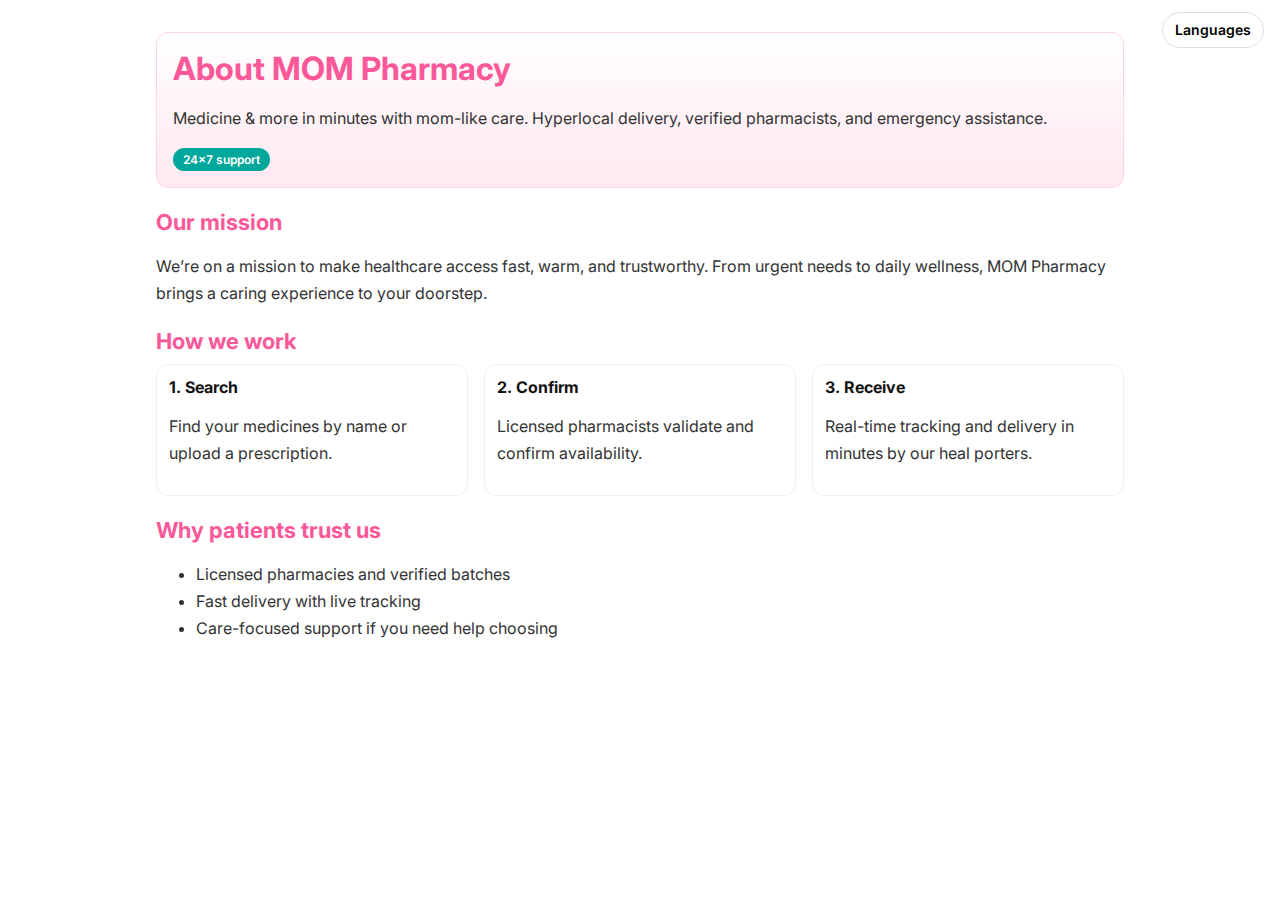
<file: about.html>
<!DOCTYPE html>
<html lang="en">
<head>
  <meta charset="UTF-8">
  <meta name="viewport" content="width=device-width, initial-scale=1.0" />
  <title>About us - MOM Pharmacy</title>
  <link rel="preconnect" href="https://fonts.googleapis.com">
  <link rel="preconnect" href="https://fonts.gstatic.com" crossorigin>
  <link href="https://fonts.googleapis.com/css2?family=Inter:wght@400;500;600;700&display=swap" rel="stylesheet">
  <style>
    :root { --pink:#FA5899; --teal:#00A79B; }
    *{box-sizing:border-box} html,body{margin:0;padding:0;font-family:Inter,system-ui,sans-serif;color:#111}
    .wrap{max-width:1000px;margin:32px auto;padding:0 16px}
    h1{font:700 32px/1.25 Inter,sans-serif;color:var(--pink);margin:0 0 12px}
    h2{font:700 22px/1.3 Inter,sans-serif;color:var(--pink);margin:20px 0 8px}
    p,li{font:400 16px/1.7 Inter,sans-serif;color:#333}
    .hero{border:1px solid #f3c; border-color:#ffd3e5; background:linear-gradient(180deg,#fff,#ffe8f2); border-radius:12px; padding:16px}
    .grid{display:grid;grid-template-columns:repeat(3,1fr);gap:16px}
    .card{border:1px solid #eee;border-radius:12px;padding:12px}
    .badge{display:inline-block;background:var(--teal);color:#fff;border-radius:999px;padding:2px 10px;font:600 12px/1.6 Inter}
    /* Language widget */
    .langFab{position:fixed;right:16px;top:12px;z-index:9999}
    .langBtn{height:36px;padding:0 12px;border-radius:9999px;border:1px solid #ddd;background:#fff;cursor:pointer;font:600 14px/1.4 Inter}
    .langPanel{display:none;position:absolute;right:0;top:42px;background:#fff;border:1px solid #eee;border-radius:8px;box-shadow:0 6px 20px rgba(0,0,0,.12);padding:8px}
    .langPanel.open{display:block}
  </style>
</head>
<body>
  <div class="langFab">
    <button class="langBtn" id="langBtn">Languages</button>
    <div class="langPanel" id="langPanel"><div id="google_translate_element"></div></div>
  </div>
  <div class="wrap">
    <div class="hero">
      <h1>About MOM Pharmacy</h1>
      <p class="lead">Medicine & more in minutes with mom-like care. Hyperlocal delivery, verified pharmacists, and emergency assistance.</p>
      <span class="badge">24x7 support</span>
    </div>

    <h2>Our mission</h2>
    <p>We’re on a mission to make healthcare access fast, warm, and trustworthy. From urgent needs to daily wellness, MOM Pharmacy brings a caring experience to your doorstep.</p>

    <h2>How we work</h2>
    <div class="grid">
      <div class="card"><strong>1. Search</strong><p>Find your medicines by name or upload a prescription.</p></div>
      <div class="card"><strong>2. Confirm</strong><p>Licensed pharmacists validate and confirm availability.</p></div>
      <div class="card"><strong>3. Receive</strong><p>Real-time tracking and delivery in minutes by our heal porters.</p></div>
    </div>

    <h2>Why patients trust us</h2>
    <ul>
      <li>Licensed pharmacies and verified batches</li>
      <li>Fast delivery with live tracking</li>
      <li>Care-focused support if you need help choosing</li>
    </ul>
  </div>
  <script>
    window.googleTranslateElementInit = function(){
      new google.translate.TranslateElement({pageLanguage:'en'}, 'google_translate_element');
    };
    (function(){var s=document.createElement('script');s.src='https://translate.google.com/translate_a/element.js?cb=googleTranslateElementInit';document.body.appendChild(s);}());
    document.addEventListener('click', function(e){
      const b=e.target.closest('#langBtn'); const p=document.getElementById('langPanel');
      if(b){ e.preventDefault(); p&&p.classList.toggle('open'); return; }
      if(!e.target.closest('#langPanel')){ p&&p.classList.remove('open'); }
    });
  </script>
</body>
</html>
</file>
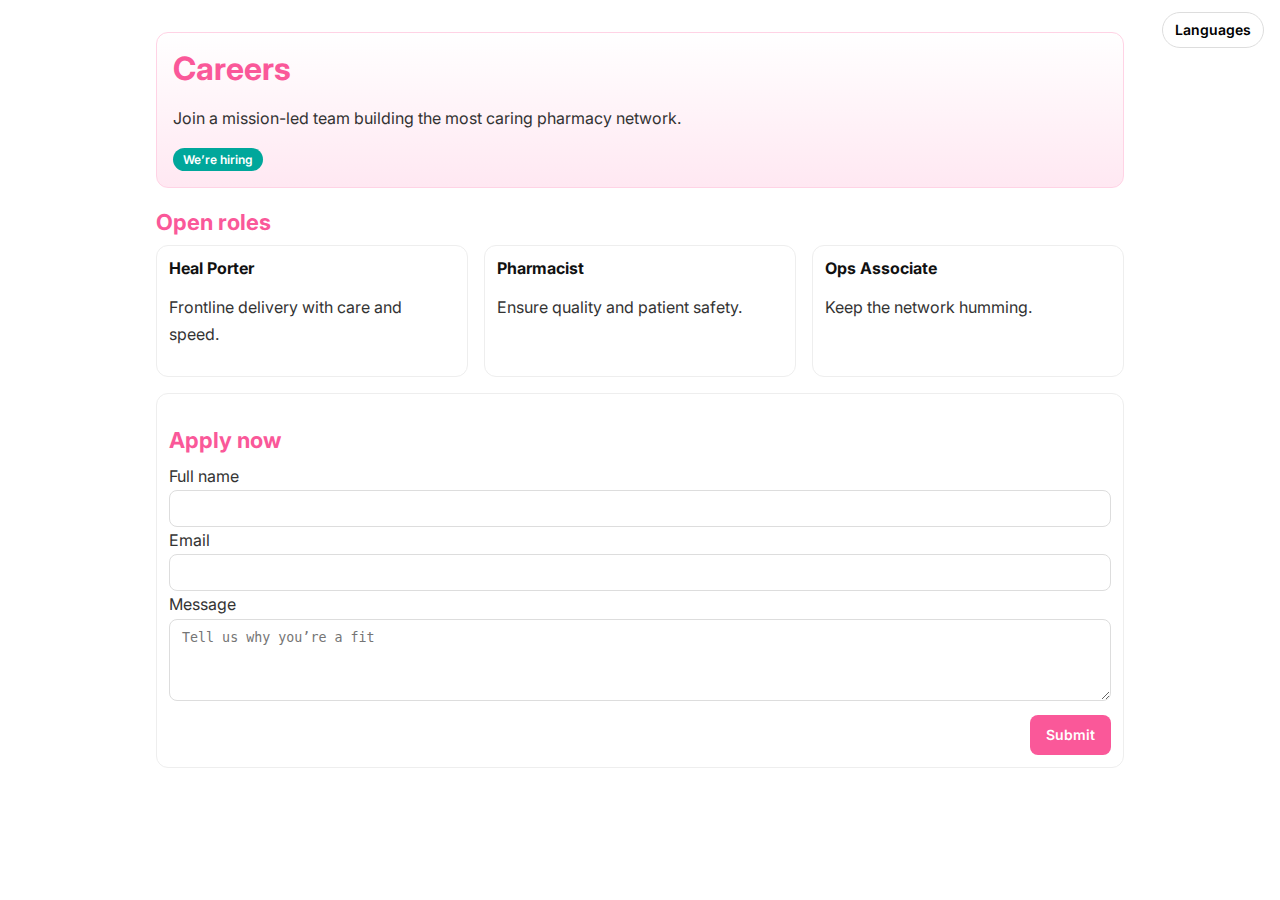
<file: careers.html>
<!DOCTYPE html>
<html lang="en">
<head>
  <meta charset="UTF-8">
  <meta name="viewport" content="width=device-width, initial-scale=1.0" />
  <title>Careers - MOM Pharmacy</title>
  <link rel="preconnect" href="https://fonts.googleapis.com">
  <link rel="preconnect" href="https://fonts.gstatic.com" crossorigin>
  <link href="https://fonts.googleapis.com/css2?family=Inter:wght@400;500;600;700&display=swap" rel="stylesheet">
  <style>
    :root { --pink:#FA5899; --teal:#00A79B; }
    *{box-sizing:border-box} html,body{margin:0;padding:0;font-family:Inter,system-ui,sans-serif;color:#111}
    .wrap{max-width:1000px;margin:32px auto;padding:0 16px}
    h1{font:700 32px/1.25 Inter,sans-serif;color:var(--pink);margin:0 0 12px}
    h2{font:700 22px/1.3 Inter,sans-serif;color:var(--pink);margin:20px 0 8px}
    p,li,label{font:400 16px/1.7 Inter,sans-serif;color:#333}
    .hero{border:1px solid #ffd3e5; background:linear-gradient(180deg,#fff,#ffe8f2); border-radius:12px; padding:16px}
    .grid{display:grid;grid-template-columns:repeat(3,1fr);gap:16px}
    .card{border:1px solid #eee;border-radius:12px;padding:12px}
    .badge{display:inline-block;background:var(--teal);color:#fff;border-radius:999px;padding:2px 10px;font:600 12px/1.6 Inter}
    .apply{margin-top:16px;border:1px solid #eee;border-radius:12px;padding:12px}
    input, textarea{width:100%;padding:10px 12px;border:1px solid #ddd;border-radius:8px}
    .btn{height:40px;padding:0 16px;border-radius:8px;border:none;background:var(--pink);color:#fff;font:600 14px/1.4 Inter,sans-serif;cursor:pointer}
    .langFab{position:fixed;right:16px;top:12px;z-index:9999}
    .langBtn{height:36px;padding:0 12px;border-radius:9999px;border:1px solid #ddd;background:#fff;cursor:pointer;font:600 14px/1.4 Inter}
    .langPanel{display:none;position:absolute;right:0;top:42px;background:#fff;border:1px solid #eee;border-radius:8px;box-shadow:0 6px 20px rgba(0,0,0,.12);padding:8px}
    .langPanel.open{display:block}
  </style>
</head>
<body>
  <div class="langFab">
    <button class="langBtn" id="langBtn">Languages</button>
    <div class="langPanel" id="langPanel"><div id="google_translate_element"></div></div>
  </div>
  <div class="wrap">
    <div class="hero">
      <h1>Careers</h1>
      <p>Join a mission-led team building the most caring pharmacy network.</p>
      <span class="badge">We’re hiring</span>
    </div>

    <h2>Open roles</h2>
    <div class="grid">
      <div class="card"><strong>Heal Porter</strong><p>Frontline delivery with care and speed.</p></div>
      <div class="card"><strong>Pharmacist</strong><p>Ensure quality and patient safety.</p></div>
      <div class="card"><strong>Ops Associate</strong><p>Keep the network humming.</p></div>
    </div>

    <div class="apply">
      <h2>Apply now</h2>
      <form id="applyForm">
        <label for="fullname">Full name</label>
        <input id="fullname" required />
        <label for="email">Email</label>
        <input id="email" type="email" required />
        <label for="message">Message</label>
        <textarea id="message" rows="4" placeholder="Tell us why you’re a fit"></textarea>
        <div style="margin-top:10px;text-align:right">
          <button class="btn" type="submit">Submit</button>
        </div>
      </form>
    </div>
  </div>
  <script>
    window.googleTranslateElementInit = function(){
      new google.translate.TranslateElement({pageLanguage:'en'}, 'google_translate_element');
    };
    (function(){var s=document.createElement('script');s.src='//translate.google.com/translate_a/element.js?cb=googleTranslateElementInit';document.body.appendChild(s);}());
    document.addEventListener('click', function(e){
      const b=e.target.closest('#langBtn'); const p=document.getElementById('langPanel');
      if(b){ e.preventDefault(); p&&p.classList.toggle('open'); return; }
      if(!e.target.closest('#langPanel')){ p&&p.classList.remove('open'); }
    });
    document.getElementById('applyForm').addEventListener('submit', function(e){
      e.preventDefault();
      alert('Application submitted. We will contact you soon.');
    });
  </script>
</body>
</html>
</file>
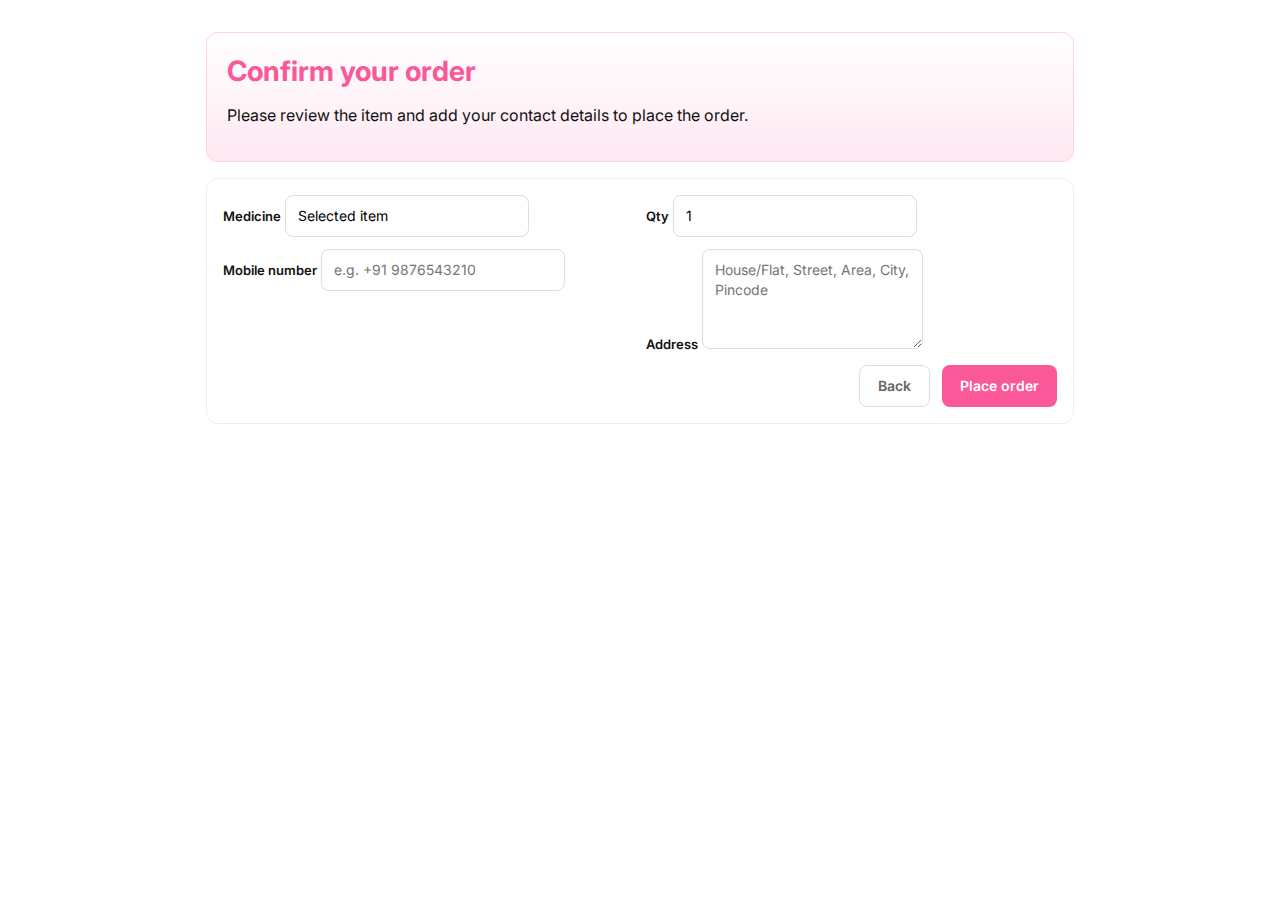
<file: confirm.html>
<!DOCTYPE html>
<html lang="en">
<head>
  <meta charset="UTF-8">
  <meta name="viewport" content="width=device-width, initial-scale=1.0" />
  <title>Confirm order - MOM Pharmacy</title>
  <link rel="preconnect" href="https://fonts.googleapis.com">
  <link rel="preconnect" href="https://fonts.gstatic.com" crossorigin>
  <link href="https://fonts.googleapis.com/css2?family=Inter:wght@400;500;600;700&display=swap" rel="stylesheet">
  <style>
    :root { --pink:#FA5899; }
    *{box-sizing:border-box} html,body{margin:0;padding:0;font-family:Inter,system-ui,sans-serif;color:#111}
    .wrap{max-width:900px;margin:32px auto;padding:0 16px}
    .hero{border-radius:12px;border:1px solid #ffd3e5;background:linear-gradient(180deg,#fff,#ffe8f2);padding:20px}
    h1{font:700 28px/1.3 Inter,sans-serif;color:var(--pink);margin:0 0 8px}
    .card{margin-top:16px;border:1px solid #eee;border-radius:12px;padding:16px;background:#fff}
    .row{display:grid;grid-template-columns:1fr 1fr;gap:12px}
    label{font:600 13px/1.4 Inter}
    input,textarea{padding:10px 12px;border:1px solid #ddd;border-radius:8px;font:400 14px/1.4 Inter}
    textarea{min-height:100px}
    .actions{margin-top:12px;display:flex;gap:12px;justify-content:flex-end}
    .btn{height:42px;padding:0 18px;border-radius:8px;border:none;background:var(--pink);color:#fff;font:600 14px/1.4 Inter;cursor:pointer}
    .btn--light{border:1px solid #ddd;background:#fff;color:#666}
  </style>
</head>
<body>
  <div class="wrap">
    <div class="hero">
      <h1>Confirm your order</h1>
      <p>Please review the item and add your contact details to place the order.</p>
    </div>
    <form id="confirmPageForm" class="card">
      <div class="row">
        <div>
          <label for="item">Medicine</label>
          <input id="item" readonly />
        </div>
        <div>
          <label for="qty">Qty</label>
          <input id="qty" type="number" min="1" value="1" />
        </div>
        <div>
          <label for="phone">Mobile number</label>
          <input id="phone" type="tel" placeholder="e.g. +91 9876543210" required />
        </div>
        <div>
          <label for="address">Address</label>
          <textarea id="address" placeholder="House/Flat, Street, Area, City, Pincode" required></textarea>
        </div>
      </div>
      <div class="actions">
        <button type="button" class="btn btn--light" onclick="history.back()">Back</button>
        <button type="submit" class="btn">Place order</button>
      </div>
    </form>
  </div>
  <script>
    const p = new URLSearchParams(location.search);
    document.getElementById('item').value = p.get('item') || 'Selected item';
    document.getElementById('qty').value = p.get('qty') || '1';
    document.getElementById('confirmPageForm').addEventListener('submit', function(e){
      e.preventDefault();
      alert('Order confirmed! Our team will contact you shortly.');
      location.href = './index.html';
    });
  </script>
</body>
</html>
</file>
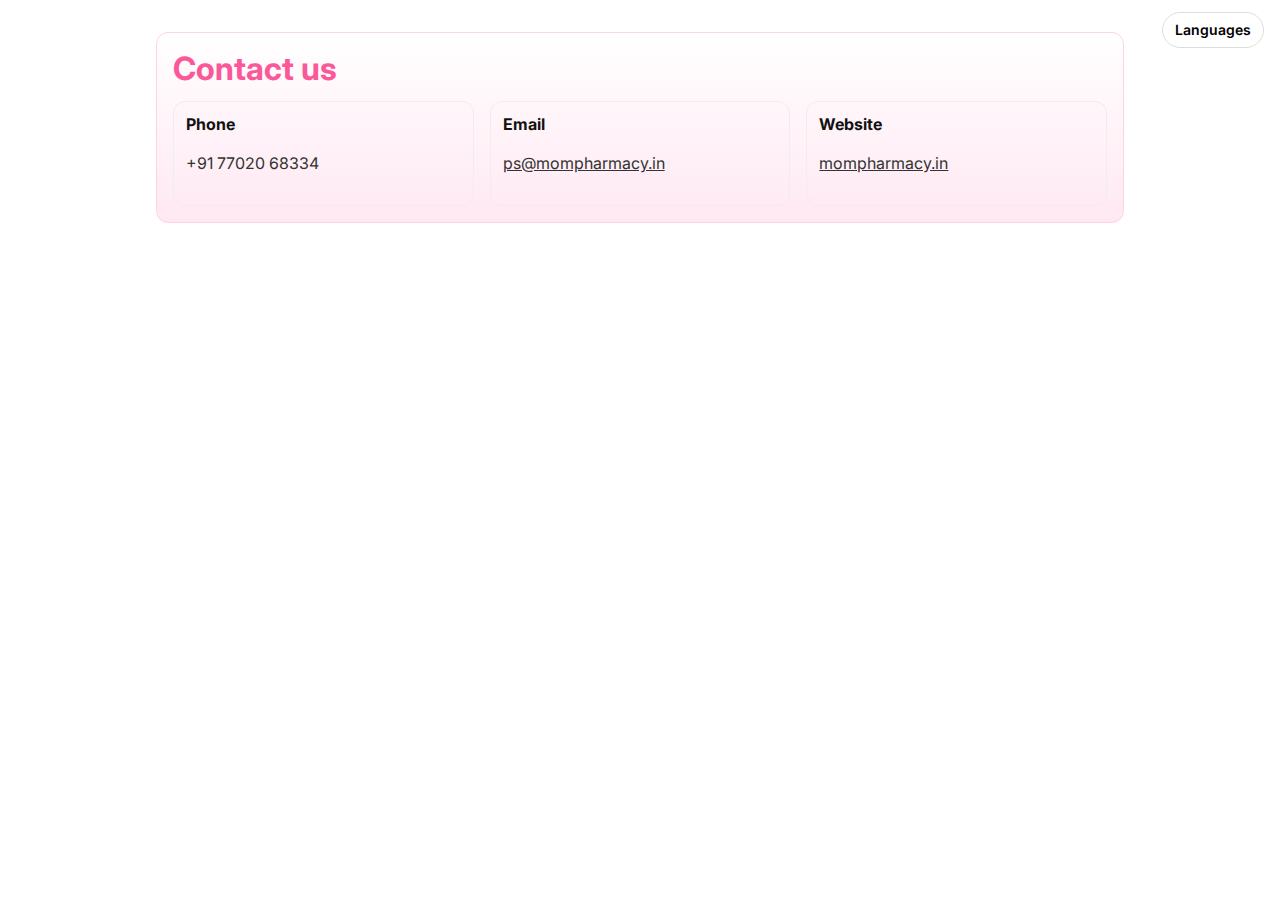
<file: contact.html>
<!DOCTYPE html>
<html lang="en">
<head>
  <meta charset="UTF-8">
  <meta name="viewport" content="width=device-width, initial-scale=1.0" />
  <title>Contact us - MOM Pharmacy</title>
  <link rel="preconnect" href="https://fonts.googleapis.com">
  <link rel="preconnect" href="https://fonts.gstatic.com" crossorigin>
  <link href="https://fonts.googleapis.com/css2?family=Inter:wght@400;500;600;700&display=swap" rel="stylesheet">
  <style>
    :root { --pink:#FA5899; --teal:#00A79B; }
    *{box-sizing:border-box} html,body{margin:0;padding:0;font-family:Inter,system-ui,sans-serif;color:#111}
    .wrap{max-width:1000px;margin:32px auto;padding:0 16px}
    h1{font:700 32px/1.25 Inter,sans-serif;color:var(--pink);margin:0 0 12px}
    p, a{font:400 16px/1.7 Inter,sans-serif;color:#333}
    .hero{border:1px solid #ffd3e5; background:linear-gradient(180deg,#fff,#ffe8f2); border-radius:12px; padding:16px}
    .grid{display:grid;grid-template-columns:repeat(3,1fr);gap:16px;margin-top:12px}
    .card{border:1px solid #eee;border-radius:12px;padding:12px}
    .langFab{position:fixed;right:16px;top:12px;z-index:9999}
    .langBtn{height:36px;padding:0 12px;border-radius:9999px;border:1px solid #ddd;background:#fff;cursor:pointer;font:600 14px/1.4 Inter}
    .langPanel{display:none;position:absolute;right:0;top:42px;background:#fff;border:1px solid #eee;border-radius:8px;box-shadow:0 6px 20px rgba(0,0,0,.12);padding:8px}
    .langPanel.open{display:block}
  </style>
</head>
<body>
  <div class="langFab">
    <button class="langBtn" id="langBtn">Languages</button>
    <div class="langPanel" id="langPanel"><div id="google_translate_element"></div></div>
  </div>
  <div class="wrap">
    <div class="hero">
      <h1>Contact us</h1>
      <div class="grid">
        <div class="card"><strong>Phone</strong><p>+91 77020 68334</p></div>
        <div class="card"><strong>Email</strong><p><a href="mailto:ps@mompharmacy.in">ps@mompharmacy.in</a></p></div>
        <div class="card"><strong>Website</strong><p><a href="https://www.mompharmacy.in/" target="_blank" rel="noopener">mompharmacy.in</a></p></div>
      </div>
    </div>
  </div>
  <script>
    window.googleTranslateElementInit = function(){
      new google.translate.TranslateElement({pageLanguage:'en'}, 'google_translate_element');
    };
    (function(){var s=document.createElement('script');s.src='//translate.google.com/translate_a/element.js?cb=googleTranslateElementInit';document.body.appendChild(s);}());
    document.addEventListener('click', function(e){
      const b=e.target.closest('#langBtn'); const p=document.getElementById('langPanel');
      if(b){ e.preventDefault(); p&&p.classList.toggle('open'); return; }
      if(!e.target.closest('#langPanel')){ p&&p.classList.remove('open'); }
    });
  </script>
</body>
</html>
</file>
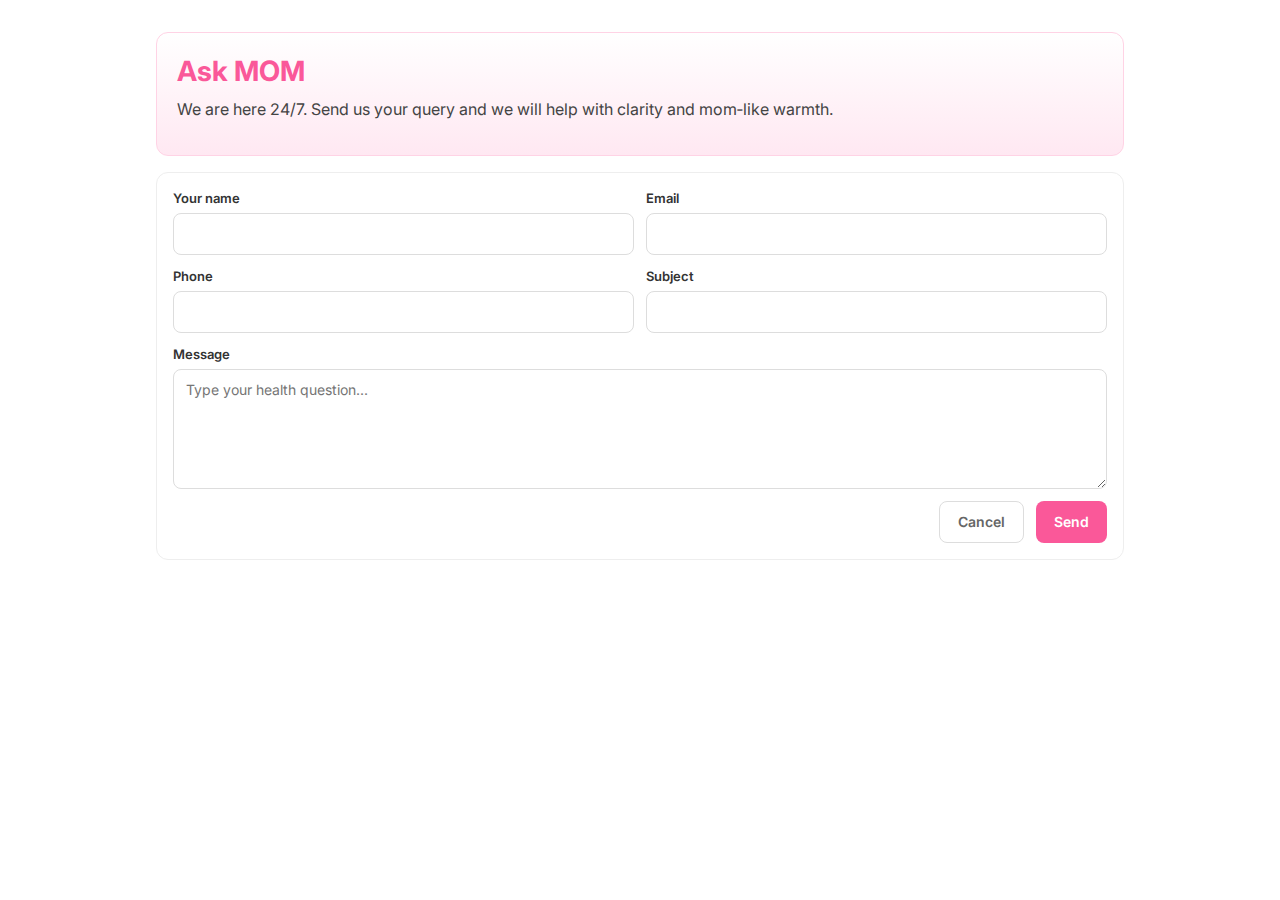
<file: contactus.html>
<!DOCTYPE html>
<html lang="en">
<head>
  <meta charset="UTF-8">
  <meta name="viewport" content="width=device-width, initial-scale=1.0" />
  <title>Ask MOM - Contact us</title>
  <link rel="preconnect" href="https://fonts.googleapis.com">
  <link rel="preconnect" href="https://fonts.gstatic.com" crossorigin>
  <link href="https://fonts.googleapis.com/css2?family=Inter:wght@400;500;600;700&display=swap" rel="stylesheet">
  <style>
    :root { --pink:#FA5899; --pink2:#FB6DA6; }
    *{box-sizing:border-box} html,body{margin:0;padding:0;font-family:Inter,system-ui,sans-serif;color:#111}
    .wrap{max-width:1000px;margin:32px auto;padding:0 16px}
    .hero{border-radius:12px;border:1px solid #ffd3e5;background:linear-gradient(180deg,#fff,#ffe8f2);padding:20px}
    h1{font:700 28px/1.3 Inter,sans-serif;color:var(--pink);margin:0 0 8px}
    p.lead{font:400 16px/1.6 Inter,sans-serif;color:#444;margin:0 0 12px}
    .form{margin-top:16px;border:1px solid #eee;border-radius:12px;padding:16px;background:#fff}
    .row{display:grid;grid-template-columns:1fr 1fr;gap:12px}
    .field{display:flex;flex-direction:column;gap:6px}
    label{font:600 13px/1.4 Inter,sans-serif;color:#333}
    input,textarea{padding:10px 12px;border:1px solid #ddd;border-radius:8px;font:400 14px/1.4 Inter,sans-serif}
    textarea{min-height:120px;resize:vertical}
    .actions{margin-top:12px;display:flex;gap:12px;justify-content:flex-end}
    .btn{height:42px;padding:0 18px;border-radius:8px;border:none;background:var(--pink);color:#fff;font:600 14px/1.4 Inter;cursor:pointer}
    .btn--light{border:1px solid #ddd;background:#fff;color:#666}
    .btn--light:hover{border-color:var(--pink);color:var(--pink)}
  </style>
</head>
<body>
  <div class="wrap">
    <div class="hero">
      <h1>Ask MOM</h1>
      <p class="lead">We are here 24/7. Send us your query and we will help with clarity and mom‑like warmth.</p>
    </div>
    <form id="askForm" class="form">
      <div class="row">
        <div class="field"><label for="name">Your name</label><input id="name" required></div>
        <div class="field"><label for="email">Email</label><input id="email" type="email" required></div>
        <div class="field"><label for="phone">Phone</label><input id="phone" type="tel" required></div>
        <div class="field"><label for="subject">Subject</label><input id="subject" required></div>
      </div>
      <div class="field" style="margin-top:12px"><label for="message">Message</label><textarea id="message" required placeholder="Type your health question..."></textarea></div>
      <div class="actions"><button type="button" class="btn btn--light" onclick="history.back()">Cancel</button><button type="submit" class="btn">Send</button></div>
    </form>
  </div>
  <script>
    document.getElementById('askForm').addEventListener('submit', function(e){
      e.preventDefault();
      alert('Thanks for contacting MOM! We\'ll reach out shortly.');
      window.location.href = './index.html';
    });
  </script>
</body>
</html>
</file>
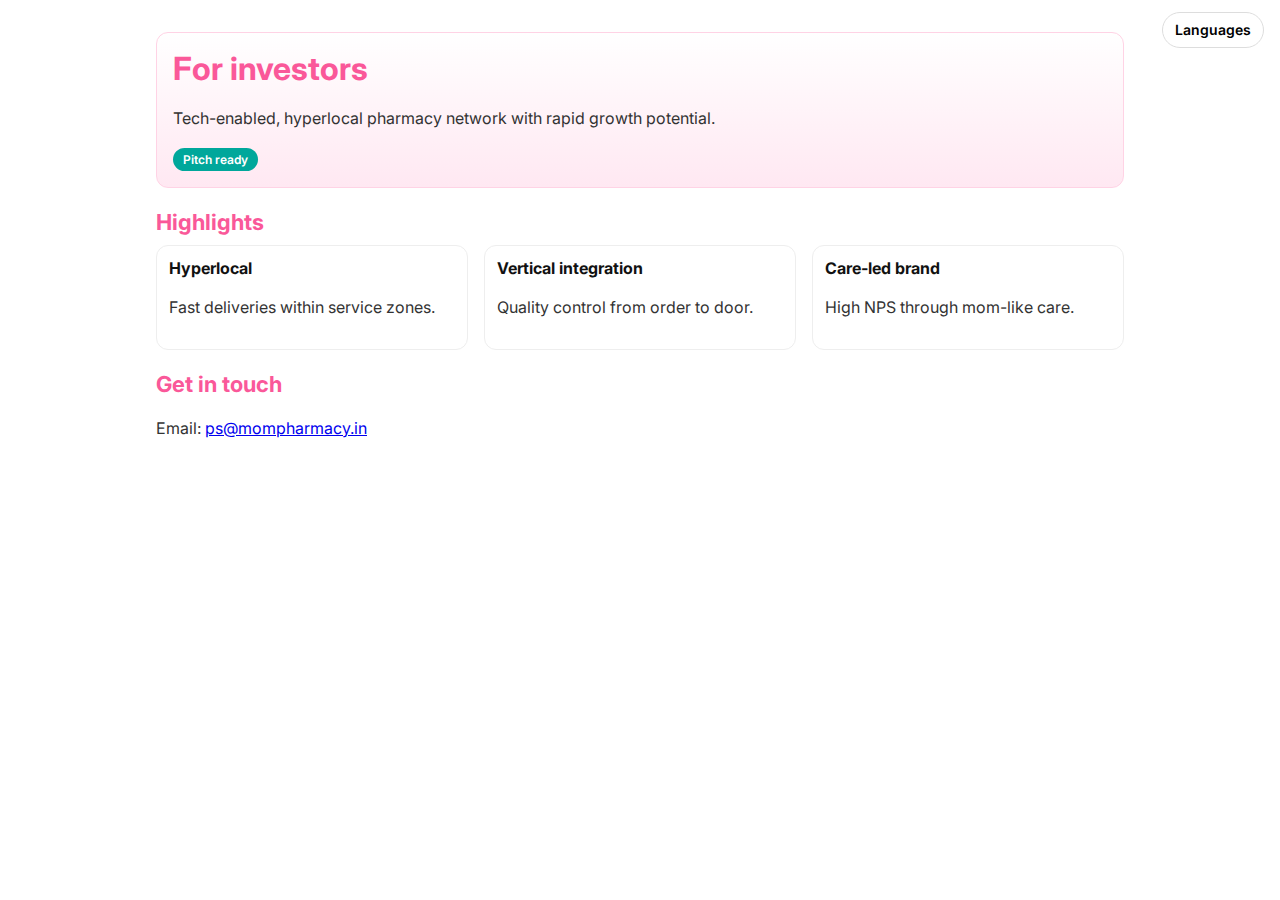
<file: investors.html>
<!DOCTYPE html>
<html lang="en">
<head>
  <meta charset="UTF-8">
  <meta name="viewport" content="width=device-width, initial-scale=1.0" />
  <title>Investors - MOM Pharmacy</title>
  <link rel="preconnect" href="https://fonts.googleapis.com">
  <link rel="preconnect" href="https://fonts.gstatic.com" crossorigin>
  <link href="https://fonts.googleapis.com/css2?family=Inter:wght@400;500;600;700&display=swap" rel="stylesheet">
  <style>
    :root { --pink:#FA5899; --teal:#00A79B; }
    *{box-sizing:border-box} html,body{margin:0;padding:0;font-family:Inter,system-ui,sans-serif;color:#111}
    .wrap{max-width:1000px;margin:32px auto;padding:0 16px}
    h1{font:700 32px/1.25 Inter,sans-serif;color:var(--pink);margin:0 0 12px}
    h2{font:700 22px/1.3 Inter,sans-serif;color:var(--pink);margin:20px 0 8px}
    p,li{font:400 16px/1.7 Inter,sans-serif;color:#333}
    .hero{border:1px solid #ffd3e5; background:linear-gradient(180deg,#fff,#ffe8f2); border-radius:12px; padding:16px}
    .grid{display:grid;grid-template-columns:repeat(3,1fr);gap:16px}
    .card{border:1px solid #eee;border-radius:12px;padding:12px}
    .badge{display:inline-block;background:var(--teal);color:#fff;border-radius:999px;padding:2px 10px;font:600 12px/1.6 Inter}
    .langFab{position:fixed;right:16px;top:12px;z-index:9999}
    .langBtn{height:36px;padding:0 12px;border-radius:9999px;border:1px solid #ddd;background:#fff;cursor:pointer;font:600 14px/1.4 Inter}
    .langPanel{display:none;position:absolute;right:0;top:42px;background:#fff;border:1px solid #eee;border-radius:8px;box-shadow:0 6px 20px rgba(0,0,0,.12);padding:8px}
    .langPanel.open{display:block}
  </style>
</head>
<body>
  <div class="langFab">
    <button class="langBtn" id="langBtn">Languages</button>
    <div class="langPanel" id="langPanel"><div id="google_translate_element"></div></div>
  </div>
  <div class="wrap">
    <div class="hero">
      <h1>For investors</h1>
      <p>Tech-enabled, hyperlocal pharmacy network with rapid growth potential.</p>
      <span class="badge">Pitch ready</span>
    </div>

    <h2>Highlights</h2>
    <div class="grid">
      <div class="card"><strong>Hyperlocal</strong><p>Fast deliveries within service zones.</p></div>
      <div class="card"><strong>Vertical integration</strong><p>Quality control from order to door.</p></div>
      <div class="card"><strong>Care-led brand</strong><p>High NPS through mom-like care.</p></div>
    </div>

    <h2>Get in touch</h2>
    <p>Email: <a href="mailto:ps@mompharmacy.in">ps@mompharmacy.in</a></p>
  </div>
  <script>
    window.googleTranslateElementInit = function(){
      new google.translate.TranslateElement({pageLanguage:'en'}, 'google_translate_element');
    };
    (function(){var s=document.createElement('script');s.src='//translate.google.com/translate_a/element.js?cb=googleTranslateElementInit';document.body.appendChild(s);}());
    document.addEventListener('click', function(e){
      const b=e.target.closest('#langBtn'); const p=document.getElementById('langPanel');
      if(b){ e.preventDefault(); p&&p.classList.toggle('open'); return; }
      if(!e.target.closest('#langPanel')){ p&&p.classList.remove('open'); }
    });
  </script>
</body>
</html>
</file>
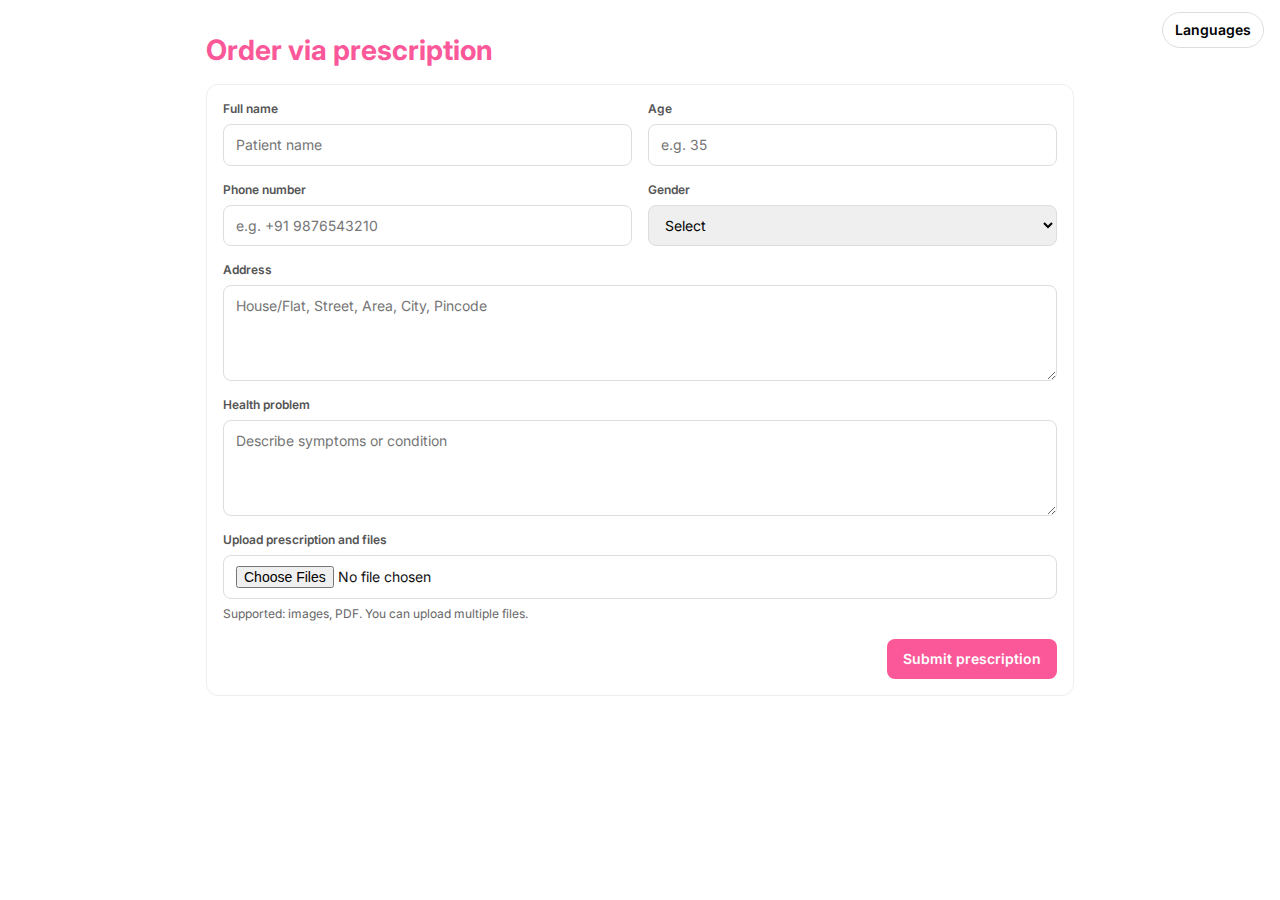
<file: prescription.html>
<!DOCTYPE html>
<html lang="en">
<head>
  <meta charset="UTF-8">
  <meta name="viewport" content="width=device-width, initial-scale=1.0" />
  <title>Order via prescription - MOM Pharmacy</title>
  <link rel="preconnect" href="https://fonts.googleapis.com">
  <link rel="preconnect" href="https://fonts.gstatic.com" crossorigin>
  <link href="https://fonts.googleapis.com/css2?family=Inter:wght@400;500;600;700&display=swap" rel="stylesheet">
  <style>
    :root { --pink:#FA5899; }
    *{box-sizing:border-box} html,body{margin:0;padding:0;font-family:Inter,system-ui,sans-serif;color:#111}
    .wrap{max-width:900px;margin:32px auto;padding:0 16px}
    h1{font:700 28px/1.3 Inter,sans-serif;color:var(--pink);margin:0 0 16px}
    .card{border:1px solid #eee;border-radius:12px;padding:16px}
    .grid{display:grid;grid-template-columns:1fr 1fr;gap:16px}
    .field{display:flex;flex-direction:column;gap:6px}
    label{font:600 12px/1.4 Inter,sans-serif;color:#555}
    input,select,textarea{padding:10px 12px;border:1px solid #ddd;border-radius:8px;font:400 14px/1.4 Inter,sans-serif}
    textarea{min-height:96px}
    .row{display:flex;gap:12px;align-items:center}
    .btn{height:40px;padding:0 16px;border-radius:8px;border:none;background:var(--pink);color:#fff;font:600 14px/1.4 Inter,sans-serif;cursor:pointer}
    .hint{font:400 12px/1.5 Inter,sans-serif;color:#666}
  </style>
</head>
<body>
  <div class="langFab" style="position:fixed;right:16px;top:12px;z-index:9999">
    <button class="langBtn" id="langBtn" style="height:36px;padding:0 12px;border-radius:9999px;border:1px solid #ddd;background:#fff;cursor:pointer;font:600 14px/1.4 Inter">Languages</button>
    <div class="langPanel" id="langPanel" style="display:none;position:absolute;right:0;top:42px;background:#fff;border:1px solid #eee;border-radius:8px;box-shadow:0 6px 20px rgba(0,0,0,.12);padding:8px"><div id="google_translate_element"></div></div>
  </div>
  <div class="wrap">
    <h1>Order via prescription</h1>
    <div class="card">
      <form id="rxForm">
        <div class="grid">
          <div class="field">
            <label for="name">Full name</label>
            <input id="name" name="name" type="text" placeholder="Patient name" required />
          </div>
          <div class="field">
            <label for="age">Age</label>
            <input id="age" name="age" type="number" min="0" placeholder="e.g. 35" required />
          </div>
          <div class="field">
            <label for="phone">Phone number</label>
            <input id="phone" name="phone" type="tel" placeholder="e.g. +91 9876543210" required />
          </div>
          <div class="field">
            <label for="gender">Gender</label>
            <select id="gender" name="gender" required>
              <option value="">Select</option>
              <option>Male</option>
              <option>Female</option>
              <option>Other</option>
              <option>Prefer not to say</option>
            </select>
          </div>
          <div class="field" style="grid-column:1 / -1">
            <label for="address">Address</label>
            <textarea id="address" name="address" placeholder="House/Flat, Street, Area, City, Pincode" required></textarea>
          </div>
          <div class="field" style="grid-column:1 / -1">
            <label for="problem">Health problem</label>
            <textarea id="problem" name="problem" placeholder="Describe symptoms or condition" required></textarea>
          </div>
          <div class="field" style="grid-column:1 / -1">
            <label for="files">Upload prescription and files</label>
            <input id="files" name="files" type="file" accept="image/*,.pdf" multiple required />
            <div class="hint">Supported: images, PDF. You can upload multiple files.</div>
          </div>
        </div>
        <div class="row" style="margin-top:16px;justify-content:flex-end">
          <button class="btn" type="submit">Submit prescription</button>
        </div>
      </form>
    </div>
  </div>
  <script>
    window.googleTranslateElementInit = function(){
      new google.translate.TranslateElement({pageLanguage:'en'}, 'google_translate_element');
    };
    (function(){var s=document.createElement('script');s.src='//translate.google.com/translate_a/element.js?cb=googleTranslateElementInit';document.body.appendChild(s);}());
    document.addEventListener('click', function(e){
      const b=e.target.closest('#langBtn'); const p=document.getElementById('langPanel');
      if(b){ e.preventDefault(); p&&p.classList.toggle('open'); p.style.display = p.style.display==='block'?'none':'block'; return; }
      if(!e.target.closest('#langPanel')){ p&& (p.classList.remove('open'), p.style.display='none'); }
    });
    document.getElementById('rxForm').addEventListener('submit', function(e){
      e.preventDefault();
      const fd = new FormData(e.target);
      const files = document.getElementById('files').files;
      if(!files || files.length === 0){ alert('Please attach at least one file.'); return; }
      const summary = `Name: ${fd.get('name')}\nAge: ${fd.get('age')}\nPhone: ${fd.get('phone')}\nGender: ${fd.get('gender')}\nAddress: ${fd.get('address')}\nProblem: ${fd.get('problem')}\nFiles: ${files.length}`;
      alert('Prescription submitted.\n\n' + summary);
      // TODO: POST to backend endpoint with FormData
    });
  </script>
</body>
</html>
</file>
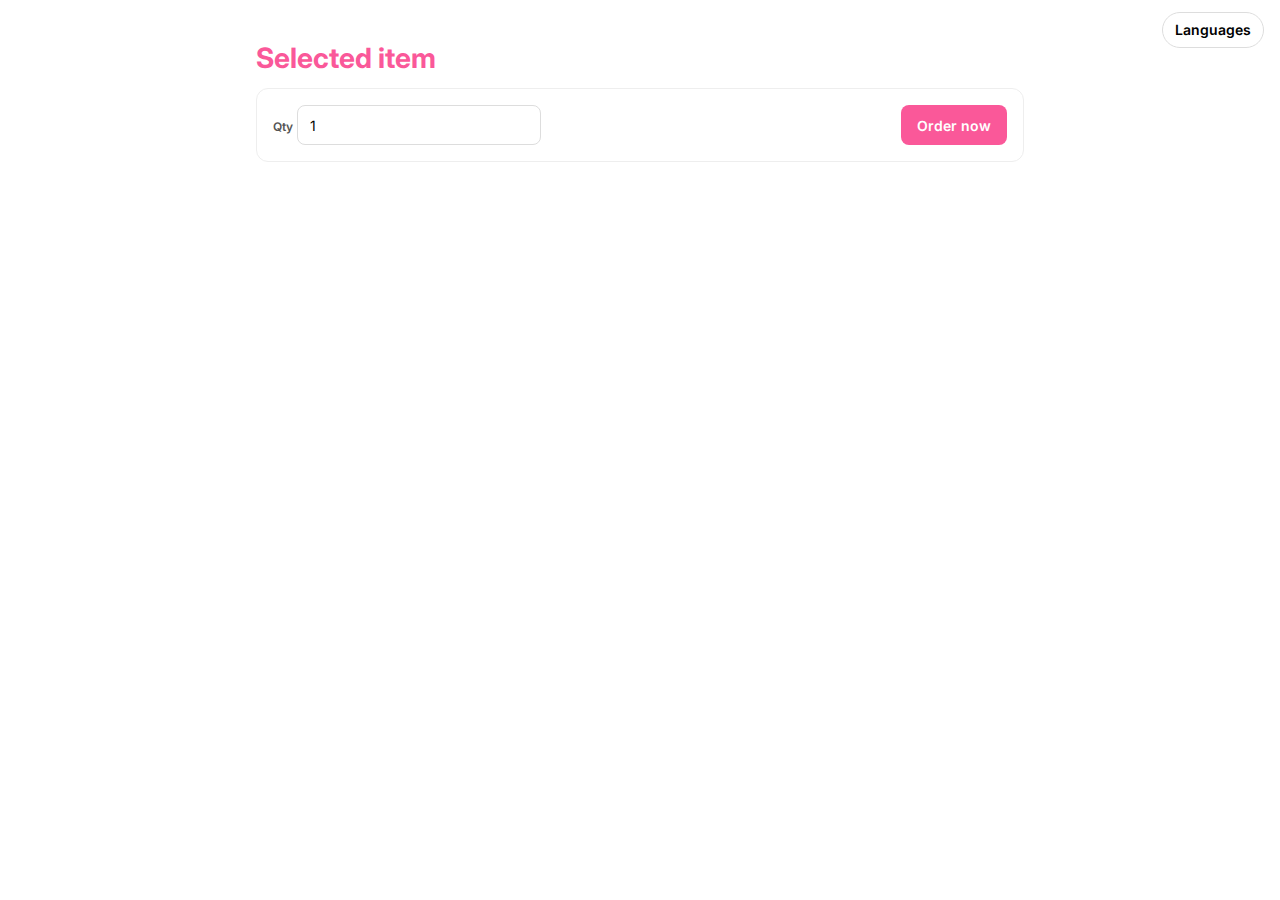
<file: product.html>
<!DOCTYPE html>
<html lang="en">
<head>
  <meta charset="UTF-8">
  <meta name="viewport" content="width=device-width, initial-scale=1.0" />
  <title>Medicine - MOM Pharmacy</title>
  <link rel="preconnect" href="https://fonts.googleapis.com">
  <link rel="preconnect" href="https://fonts.gstatic.com" crossorigin>
  <link href="https://fonts.googleapis.com/css2?family=Inter:wght@400;500;600;700&display=swap" rel="stylesheet">
  <style>
    :root { --pink:#FA5899; }
    *{box-sizing:border-box} html,body{margin:0;padding:0;font-family:Inter,system-ui,sans-serif;color:#111}
    .wrap{max-width:800px;margin:40px auto;padding:0 16px}
    h1{font:700 28px/1.3 Inter,sans-serif;color:var(--pink);margin:0 0 12px}
    .card{border:1px solid #eee;border-radius:12px;padding:16px}
    .row{display:flex;gap:12px;align-items:center}
    label{font:600 12px/1.4 Inter,sans-serif;color:#555}
    input{height:40px;padding:0 12px;border:1px solid #ddd;border-radius:8px;font:400 14px/1.4 Inter,sans-serif}
    .btn{height:40px;padding:0 16px;border-radius:8px;border:none;background:var(--pink);color:#fff;font:600 14px/1.4 Inter,sans-serif;cursor:pointer}
  </style>
</head>
<body>
  <div class="langFab" style="position:fixed;right:16px;top:12px;z-index:9999">
    <button class="langBtn" id="langBtn" style="height:36px;padding:0 12px;border-radius:9999px;border:1px solid #ddd;background:#fff;cursor:pointer;font:600 14px/1.4 Inter">Languages</button>
    <div class="langPanel" id="langPanel" style="display:none;position:absolute;right:0;top:42px;background:#fff;border:1px solid #eee;border-radius:8px;box-shadow:0 6px 20px rgba(0,0,0,.12);padding:8px"><div id="google_translate_element"></div></div>
  </div>
  <div class="wrap">
    <h1 id="medName">Medicine</h1>
    <div class="card">
      <div class="row">
        <div style="flex:1">
          <label for="qty">Qty</label>
          <input id="qty" type="number" min="1" value="1" />
        </div>
        <button id="orderBtn" class="btn">Order now</button>
      </div>
    </div>
  </div>
  <script>
    window.googleTranslateElementInit = function(){
      new google.translate.TranslateElement({pageLanguage:'en'}, 'google_translate_element');
    };
    (function(){var s=document.createElement('script');s.src='//translate.google.com/translate_a/element.js?cb=googleTranslateElementInit';document.body.appendChild(s);}());
    document.addEventListener('click', function(e){
      const b=e.target.closest('#langBtn'); const p=document.getElementById('langPanel');
      if(b){ e.preventDefault(); p&&p.classList.toggle('open'); p.style.display = p.style.display==='block'?'none':'block'; return; }
      if(!e.target.closest('#langPanel')){ p&& (p.classList.remove('open'), p.style.display='none'); }
    });
    const params = new URLSearchParams(location.search);
    const item = params.get('item') || 'Selected item';
    document.getElementById('medName').textContent = item;
    document.getElementById('orderBtn').addEventListener('click', function(){
      const qty = document.getElementById('qty').value;
      alert('Order placed: ' + item + ' x ' + qty + '. We will contact you.');
    });
  </script>
</body>
</html>
</file>
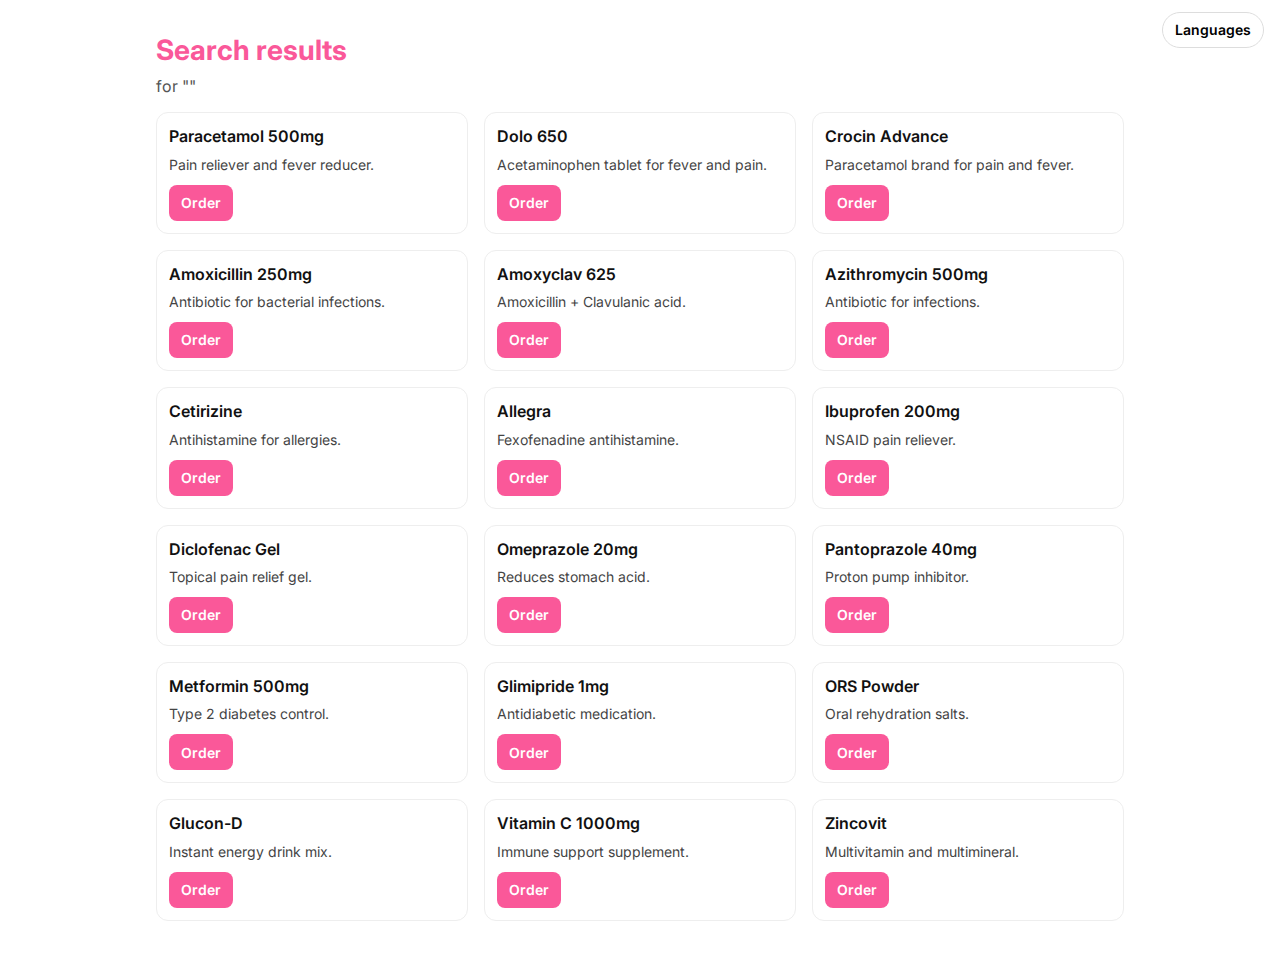
<file: results.html>
<!DOCTYPE html>
<html lang="en">
<head>
  <meta charset="UTF-8">
  <meta name="viewport" content="width=device-width, initial-scale=1.0" />
  <title>Search results - MOM Pharmacy</title>
  <link rel="preconnect" href="https://fonts.googleapis.com">
  <link rel="preconnect" href="https://fonts.gstatic.com" crossorigin>
  <link href="https://fonts.googleapis.com/css2?family=Inter:wght@400;500;600;700&display=swap" rel="stylesheet">
  <style>
    :root { --pink:#FA5899; }
    *{box-sizing:border-box} html,body{margin:0;padding:0;font-family:Inter,system-ui,sans-serif;color:#111}
    .wrap{max-width:1000px;margin:32px auto;padding:0 16px}
    h1{font:700 28px/1.3 Inter,sans-serif;color:var(--pink);margin:0 0 8px}
    .q{color:#555;margin:0 0 16px}
    .grid{display:grid;grid-template-columns:repeat(3,1fr);gap:16px}
    .card{border:1px solid #eee;border-radius:12px;padding:12px}
    .name{font:600 16px/1.4 Inter,sans-serif;margin:0 0 6px}
    .desc{font:400 14px/1.5 Inter,sans-serif;color:#444;margin:0}
    .btn{display:inline-block;margin-top:10px;height:36px;padding:0 12px;border-radius:8px;border:none;background:var(--pink);color:#fff;font:600 14px/1.4 Inter,sans-serif;cursor:pointer}
    .langFab{position:fixed;right:16px;top:12px;z-index:9999}
    .langBtn{height:36px;padding:0 12px;border-radius:9999px;border:1px solid #ddd;background:#fff;cursor:pointer;font:600 14px/1.4 Inter}
    .langPanel{display:none;position:absolute;right:0;top:42px;background:#fff;border:1px solid #eee;border-radius:8px;box-shadow:0 6px 20px rgba(0,0,0,.12);padding:8px}
    .langPanel.open{display:block}
  </style>
</head>
<body>
  <div class="langFab">
    <button class="langBtn" id="langBtn">Languages</button>
    <div class="langPanel" id="langPanel"><div id="google_translate_element"></div></div>
  </div>
  <div class="wrap">
    <h1>Search results</h1>
    <p id="query" class="q"></p>
    <div id="list" class="grid"></div>
  </div>
  <script>
    window.googleTranslateElementInit = function(){
      new google.translate.TranslateElement({pageLanguage:'en'}, 'google_translate_element');
    };
    (function(){var s=document.createElement('script');s.src='//translate.google.com/translate_a/element.js?cb=googleTranslateElementInit';document.body.appendChild(s);}());
    document.addEventListener('click', function(e){
      const b=e.target.closest('#langBtn'); const p=document.getElementById('langPanel');
      if(b){ e.preventDefault(); p&&p.classList.toggle('open'); return; }
      if(!e.target.closest('#langPanel')){ p&&p.classList.remove('open'); }
    });
    const MEDICINES = [
      { name: 'Paracetamol 500mg', desc: 'Pain reliever and fever reducer.' },
      { name: 'Dolo 650', desc: 'Acetaminophen tablet for fever and pain.' },
      { name: 'Crocin Advance', desc: 'Paracetamol brand for pain and fever.' },
      { name: 'Amoxicillin 250mg', desc: 'Antibiotic for bacterial infections.' },
      { name: 'Amoxyclav 625', desc: 'Amoxicillin + Clavulanic acid.' },
      { name: 'Azithromycin 500mg', desc: 'Antibiotic for infections.' },
      { name: 'Cetirizine', desc: 'Antihistamine for allergies.' },
      { name: 'Allegra', desc: 'Fexofenadine antihistamine.' },
      { name: 'Ibuprofen 200mg', desc: 'NSAID pain reliever.' },
      { name: 'Diclofenac Gel', desc: 'Topical pain relief gel.' },
      { name: 'Omeprazole 20mg', desc: 'Reduces stomach acid.' },
      { name: 'Pantoprazole 40mg', desc: 'Proton pump inhibitor.' },
      { name: 'Metformin 500mg', desc: 'Type 2 diabetes control.' },
      { name: 'Glimipride 1mg', desc: 'Antidiabetic medication.' },
      { name: 'ORS Powder', desc: 'Oral rehydration salts.' },
      { name: 'Glucon-D', desc: 'Instant energy drink mix.' },
      { name: 'Vitamin C 1000mg', desc: 'Immune support supplement.' },
      { name: 'Zincovit', desc: 'Multivitamin and multimineral.' },
    ];

    const params = new URLSearchParams(location.search);
    const q = (params.get('q') || '').trim();
    document.getElementById('query').textContent = 'for "' + q + '"';

    function filter(query){
      const s = query.toLowerCase();
      if (!s || s.length < 2) return MEDICINES;
      return MEDICINES.filter(m => m.name.toLowerCase().includes(s) || (m.desc||'').toLowerCase().includes(s));
    }

    function render(items){
      const list = document.getElementById('list');
      list.innerHTML = '';
      if(items.length === 0){
        list.innerHTML = '<div class="card"><div class="name">No results</div><p class="desc">Try another search term.</p></div>';
        return;
      }
      items.forEach(item => {
        const card = document.createElement('div');
        card.className = 'card';
        card.innerHTML = '<div class="name">' + escapeHtml(item.name) + '</div>'+
                         '<p class="desc">' + escapeHtml(item.desc) + '</p>'+
                         '<button class="btn" data-name="' + encodeURIComponent(item.name) + '">Order</button>';
        list.appendChild(card);
      });
    }

    function escapeHtml(str){
      return String(str).replace(/&/g,'&amp;').replace(/</g,'&lt;').replace(/>/g,'&gt;').replace(/"/g,'&quot;').replace(/'/g,'&#039;');
    }

    render(filter(q));

    document.addEventListener('click', function(e){
      const btn = e.target.closest('.btn');
      if(!btn) return;
      const name = decodeURIComponent(btn.getAttribute('data-name'));
      location.href = './product.html?item=' + encodeURIComponent(name);
    });
  </script>
</body>
</html>
</file>
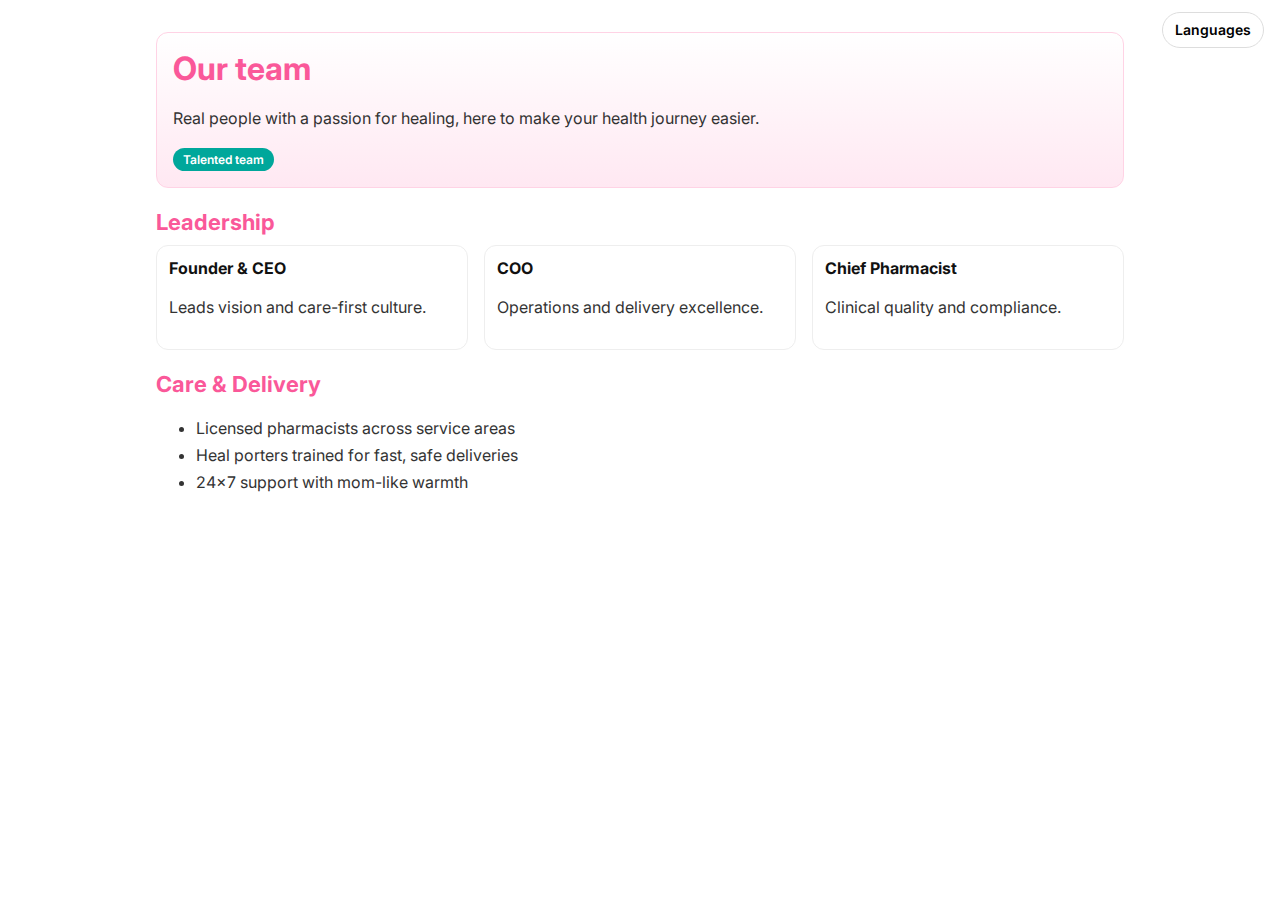
<file: team.html>
<!DOCTYPE html>
<html lang="en">
<head>
  <meta charset="UTF-8">
  <meta name="viewport" content="width=device-width, initial-scale=1.0" />
  <title>Our team - MOM Pharmacy</title>
  <link rel="preconnect" href="https://fonts.googleapis.com">
  <link rel="preconnect" href="https://fonts.gstatic.com" crossorigin>
  <link href="https://fonts.googleapis.com/css2?family=Inter:wght@400;500;600;700&display=swap" rel="stylesheet">
  <style>
    :root { --pink:#FA5899; --teal:#00A79B; }
    *{box-sizing:border-box} html,body{margin:0;padding:0;font-family:Inter,system-ui,sans-serif;color:#111}
    .wrap{max-width:1000px;margin:32px auto;padding:0 16px}
    h1{font:700 32px/1.25 Inter,sans-serif;color:var(--pink);margin:0 0 12px}
    h2{font:700 22px/1.3 Inter,sans-serif;color:var(--pink);margin:20px 0 8px}
    p,li{font:400 16px/1.7 Inter,sans-serif;color:#333}
    .hero{border:1px solid #ffd3e5; background:linear-gradient(180deg,#fff,#ffe8f2); border-radius:12px; padding:16px}
    .grid{display:grid;grid-template-columns:repeat(3,1fr);gap:16px}
    .card{border:1px solid #eee;border-radius:12px;padding:12px}
    .badge{display:inline-block;background:var(--teal);color:#fff;border-radius:999px;padding:2px 10px;font:600 12px/1.6 Inter}
    .langFab{position:fixed;right:16px;top:12px;z-index:9999}
    .langBtn{height:36px;padding:0 12px;border-radius:9999px;border:1px solid #ddd;background:#fff;cursor:pointer;font:600 14px/1.4 Inter}
    .langPanel{display:none;position:absolute;right:0;top:42px;background:#fff;border:1px solid #eee;border-radius:8px;box-shadow:0 6px 20px rgba(0,0,0,.12);padding:8px}
    .langPanel.open{display:block}
  </style>
</head>
<body>
  <div class="langFab">
    <button class="langBtn" id="langBtn">Languages</button>
    <div class="langPanel" id="langPanel"><div id="google_translate_element"></div></div>
  </div>
  <div class="wrap">
    <div class="hero">
      <h1>Our team</h1>
      <p>Real people with a passion for healing, here to make your health journey easier.</p>
      <span class="badge">Talented team</span>
    </div>

    <h2>Leadership</h2>
    <div class="grid">
      <div class="card"><strong>Founder & CEO</strong><p>Leads vision and care-first culture.</p></div>
      <div class="card"><strong>COO</strong><p>Operations and delivery excellence.</p></div>
      <div class="card"><strong>Chief Pharmacist</strong><p>Clinical quality and compliance.</p></div>
    </div>

    <h2>Care & Delivery</h2>
    <ul>
      <li>Licensed pharmacists across service areas</li>
      <li>Heal porters trained for fast, safe deliveries</li>
      <li>24x7 support with mom-like warmth</li>
    </ul>
  </div>
  <script>
    window.googleTranslateElementInit = function(){
      new google.translate.TranslateElement({pageLanguage:'en'}, 'google_translate_element');
    };
    (function(){var s=document.createElement('script');s.src='//translate.google.com/translate_a/element.js?cb=googleTranslateElementInit';document.body.appendChild(s);}());
    document.addEventListener('click', function(e){
      const b=e.target.closest('#langBtn'); const p=document.getElementById('langPanel');
      if(b){ e.preventDefault(); p&&p.classList.toggle('open'); return; }
      if(!e.target.closest('#langPanel')){ p&&p.classList.remove('open'); }
    });
  </script>
</body>
</html>
</file>
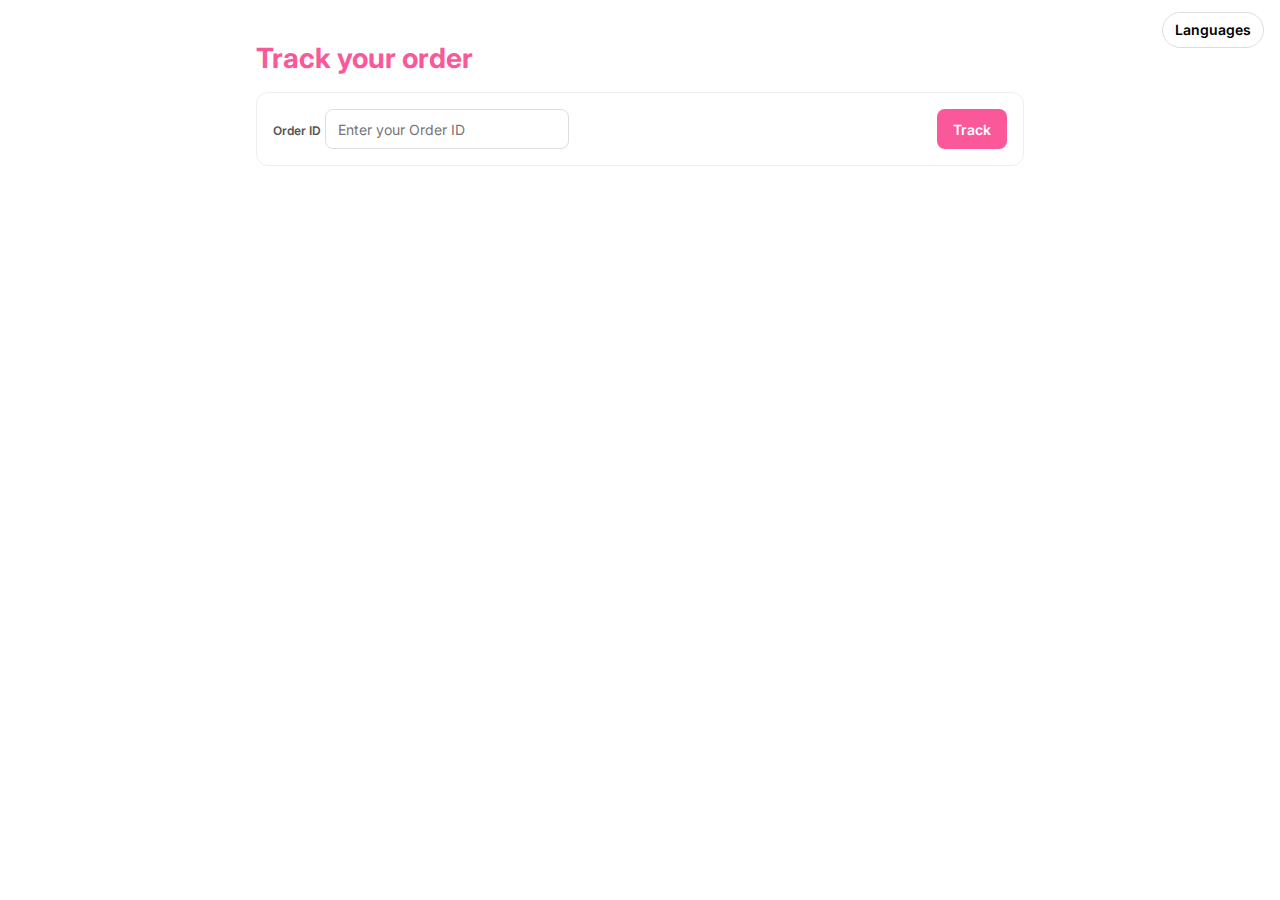
<file: track.html>
<!DOCTYPE html>
<html lang="en">
<head>
    <meta charset="UTF-8">
    <meta name="viewport" content="width=device-width, initial-scale=1.0" />
    <title>Track your order - MOM Pharmacy</title>
    <link rel="preconnect" href="https://fonts.googleapis.com">
    <link rel="preconnect" href="https://fonts.gstatic.com" crossorigin>
    <link href="https://fonts.googleapis.com/css2?family=Inter:wght@400;500;600;700&display=swap" rel="stylesheet">
    <style>
      :root { --pink:#FA5899; --teal:#00A79B; }
      *{box-sizing:border-box} html,body{margin:0;padding:0;font-family:Inter,system-ui,sans-serif;color:#111}
      .wrap{max-width:800px;margin:40px auto;padding:0 16px}
      h1{font:700 28px/1.3 Inter,sans-serif;color:var(--pink);margin:0 0 16px}
      .card{border:1px solid #eee;border-radius:12px;padding:16px}
      .row{display:flex;gap:12px;align-items:center}
      .row + .row{margin-top:12px}
      label{font:600 12px/1.4 Inter,sans-serif;color:#555}
      input{height:40px;padding:0 12px;border:1px solid #ddd;border-radius:8px;font:400 14px/1.4 Inter,sans-serif}
      .btn{height:40px;padding:0 16px;border-radius:8px;border:none;background:var(--pink);color:#fff;font:600 14px/1.4 Inter,sans-serif;cursor:pointer}
      .status{margin-top:16px;border-left:4px solid var(--teal);padding:12px;border-radius:8px;background:#f7fffe}
      .steps{margin:16px 0 0;padding:0;list-style:none;}
      .steps li{padding:8px 0;border-bottom:1px dashed #ddd}
    </style>
</head>
<body>
  <div class="langFab" style="position:fixed;right:16px;top:12px;z-index:9999">
    <button class="langBtn" id="langBtn" style="height:36px;padding:0 12px;border-radius:9999px;border:1px solid #ddd;background:#fff;cursor:pointer;font:600 14px/1.4 Inter">Languages</button>
    <div class="langPanel" id="langPanel" style="display:none;position:absolute;right:0;top:42px;background:#fff;border:1px solid #eee;border-radius:8px;box-shadow:0 6px 20px rgba(0,0,0,.12);padding:8px"><div id="google_translate_element"></div></div>
  </div>
  <div class="wrap">
    <h1>Track your order</h1>
    <div class="card">
      <div class="row">
        <div style="flex:1">
          <label for="orderId">Order ID</label>
          <input id="orderId" type="text" placeholder="Enter your Order ID" />
        </div>
        <button id="trackBtn" class="btn">Track</button>
      </div>
      <div id="trackStatus" class="status" hidden>
        <div id="currentStatus"><strong>Status:</strong> Preparing your order</div>
        <ul id="timeline" class="steps"></ul>
      </div>
    </div>
  </div>
  <script>
    window.googleTranslateElementInit = function(){
      new google.translate.TranslateElement({pageLanguage:'en'}, 'google_translate_element');
    };
    (function(){var s=document.createElement('script');s.src='//translate.google.com/translate_a/element.js?cb=googleTranslateElementInit';document.body.appendChild(s);}());
    document.addEventListener('click', function(e){
      const b=e.target.closest('#langBtn'); const p=document.getElementById('langPanel');
      if(b){ e.preventDefault(); p&&p.classList.toggle('open'); p.style.display = p.style.display==='block'?'none':'block'; return; }
      if(!e.target.closest('#langPanel')){ p&& (p.classList.remove('open'), p.style.display='none'); }
    });
    const TIMELINES = [
      ['Order received','Pharmacy preparing medicines','Out for delivery','Delivered'],
      ['Order received','Quality check','Packed','Out for delivery','Delivered']
    ];
    document.getElementById('trackBtn').addEventListener('click', function(){
      const id = document.getElementById('orderId').value.trim();
      const statusBox = document.getElementById('trackStatus');
      const current = document.getElementById('currentStatus');
      const timeline = document.getElementById('timeline');
      if(!id){ alert('Please enter an Order ID'); return; }
      const steps = TIMELINES[Math.floor(Math.random()*TIMELINES.length)];
      timeline.innerHTML = '';
      steps.forEach((s,i)=>{
        const li = document.createElement('li');
        li.textContent = (i===steps.length-1? 'ETA: 20-30 mins — ': '') + s;
        timeline.appendChild(li);
      });
      current.innerHTML = '<strong>Status:</strong> ' + steps[Math.min(steps.length-2, 2)];
      statusBox.hidden = false;
    });
  </script>
</body>
</html>
</file>
